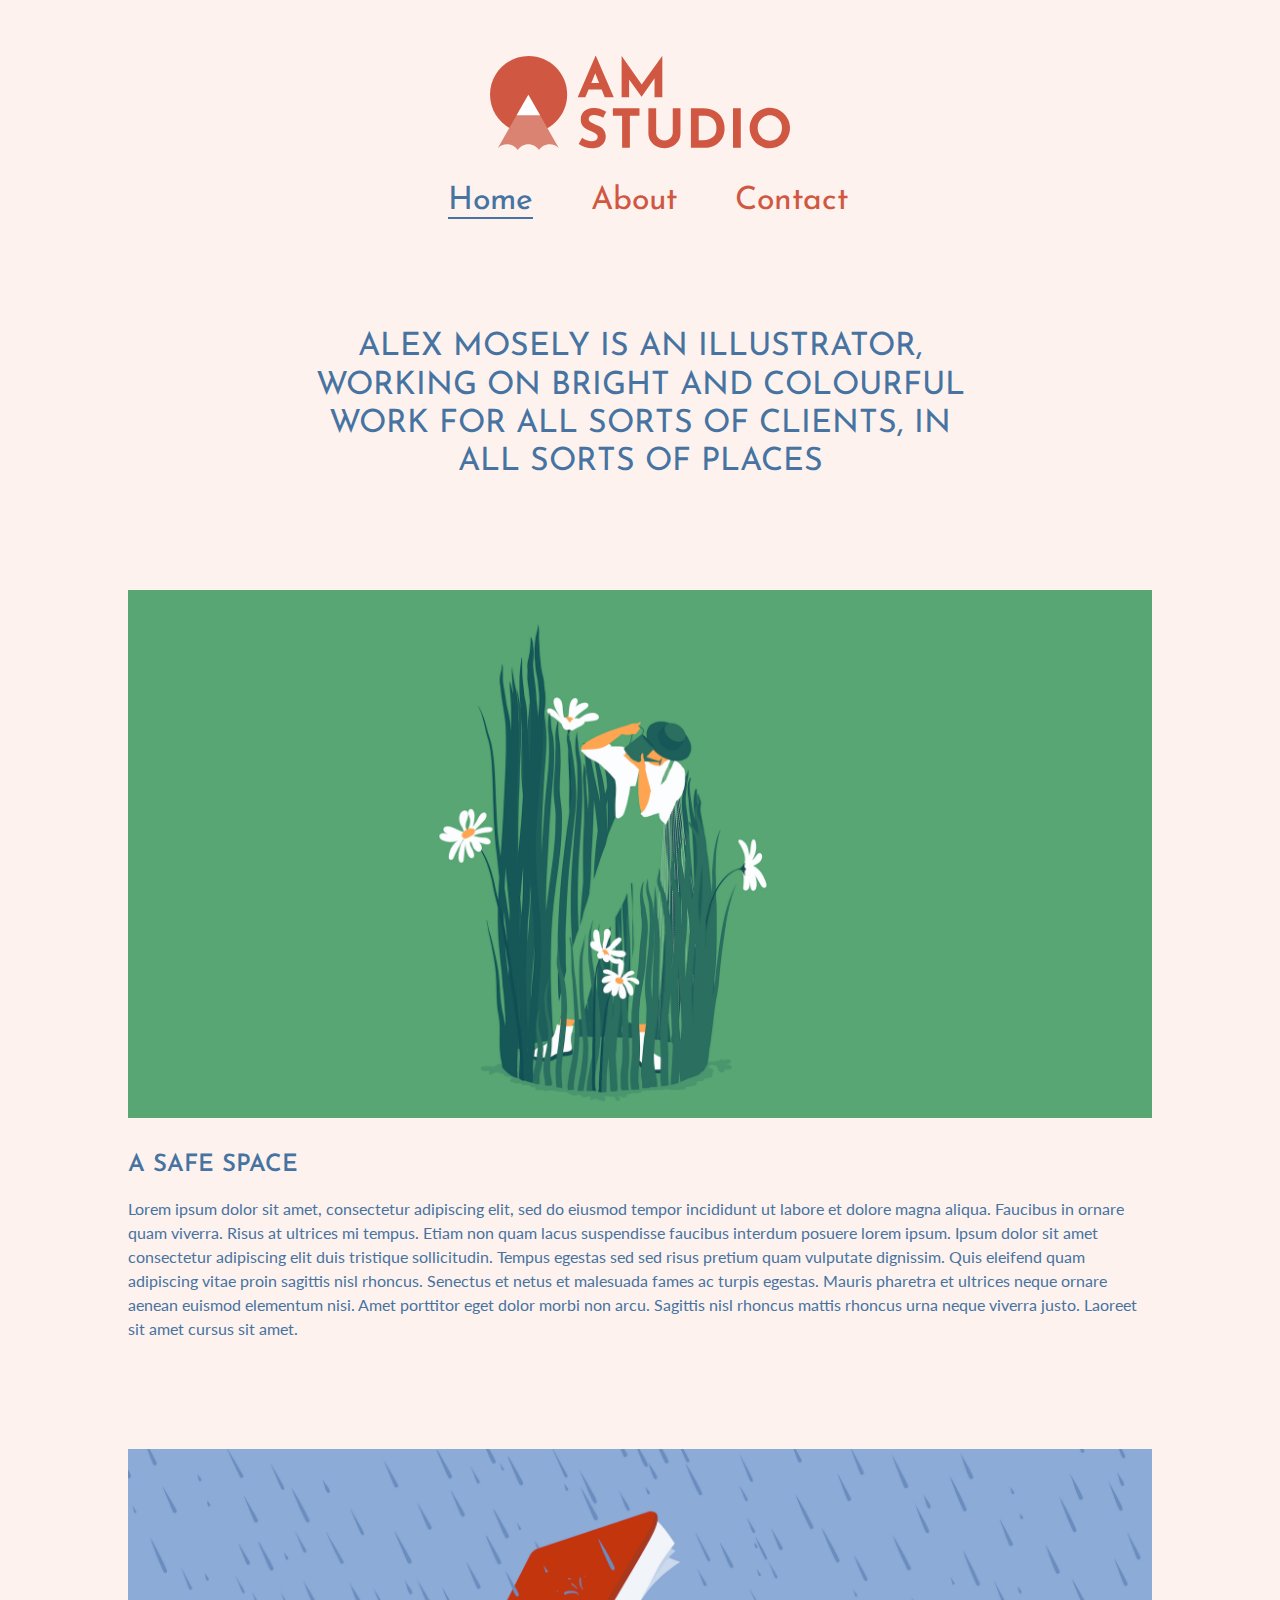
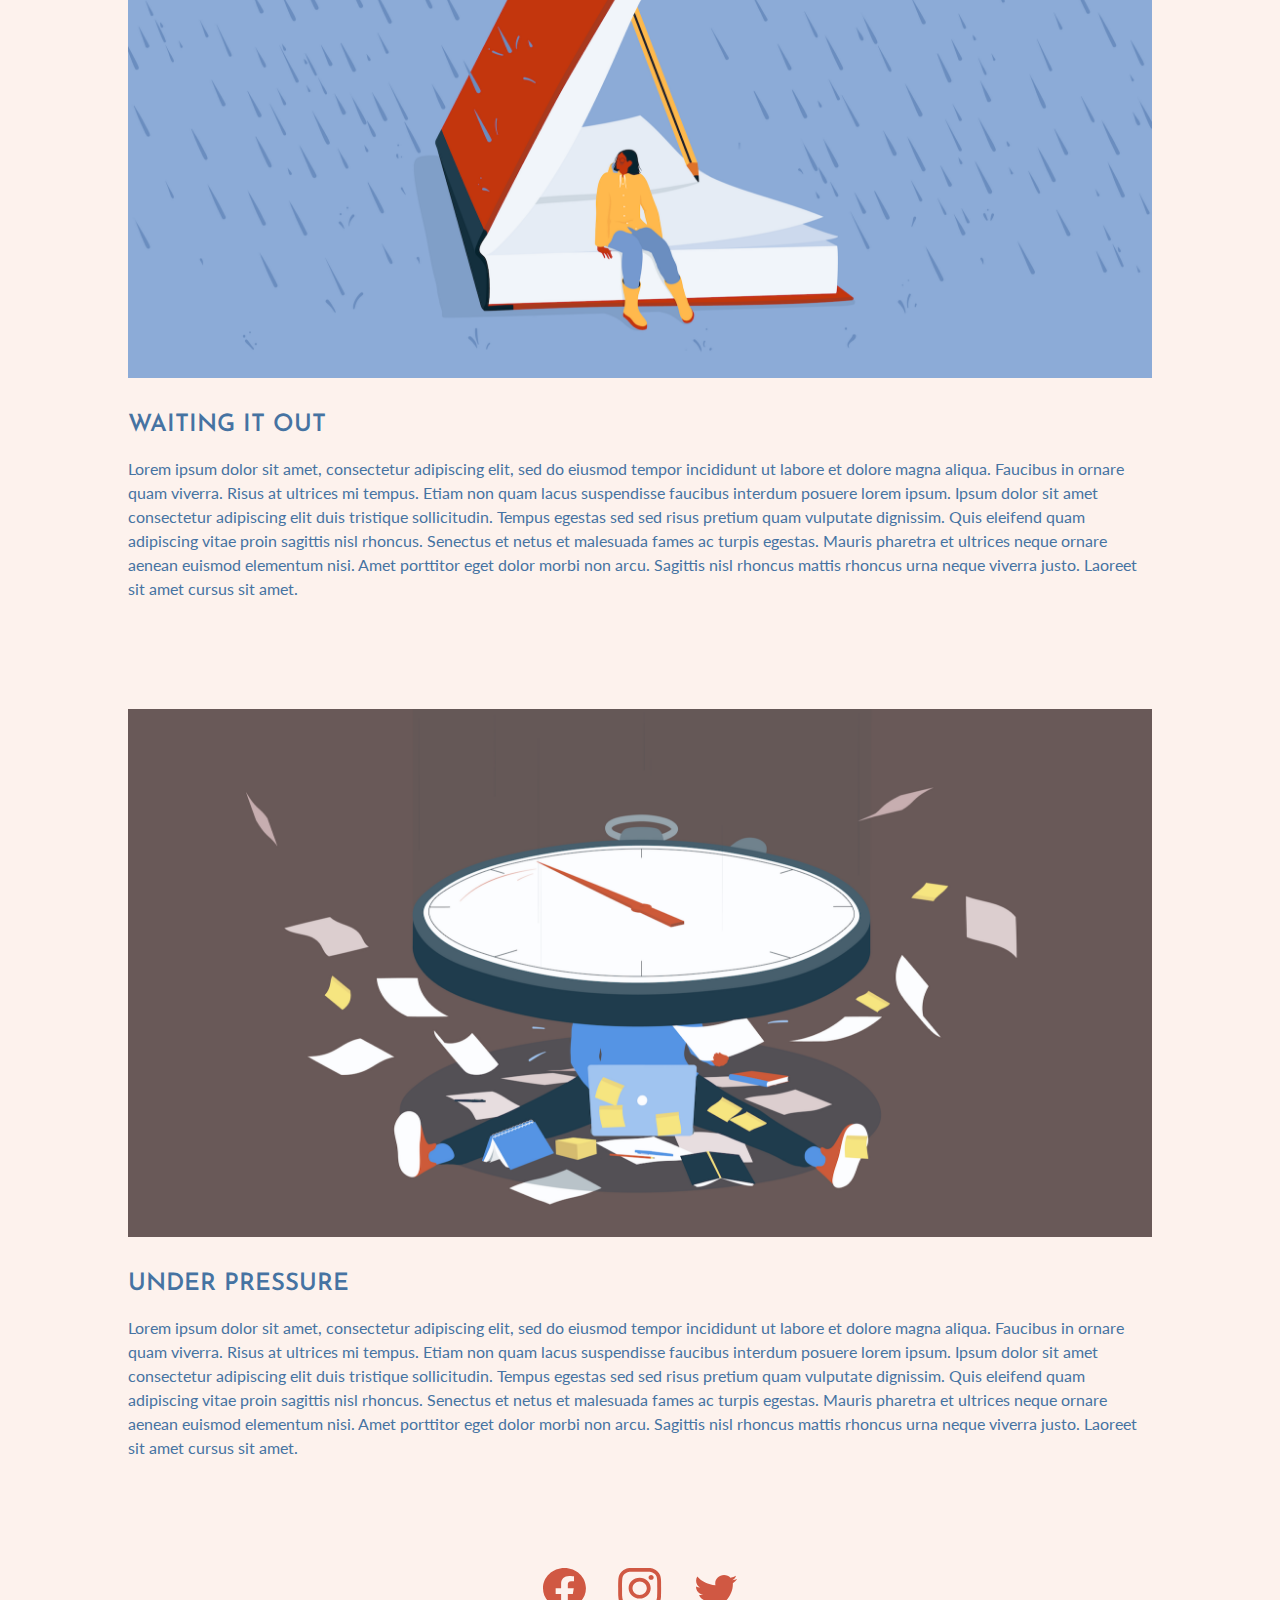
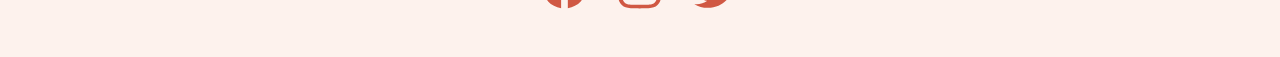
<file: index.html>
<!DOCTYPE html>
<html lang="en">

    <head>
        <meta charset="UTF-8" />
        <meta http-equiv="X-UA-Compatible" content="IE=edge" />
        <meta name="viewport" content="width=device-width, initial-scale=1.0" />
        <link rel="shortcut icon" href="assets/favicon.svg" type="image/x-icon">
        <link rel="stylesheet" href="reset.css">
        <link rel="stylesheet" href="style.css" />
        <title>Alex Mosely - digital artist</title>

    </head>

    <body>
        <header>
            <img src="assets/site-logo.svg" alt="Alex Mosely logo" class="logo" />

            <nav>
                <a href="index.html" class="selected">Home</a>
                <a href=" about.html">About</a>
                <a href="contact.html">Contact</a>
            </nav>
        </header>

        <main>
            <section>
                <h1>
                    ALEX MOSELY IS AN ILLUSTRATOR, WORKING ON BRIGHT AND COLOURFUL WORK FOR ALL SORTS OF CLIENTS, IN ALL
                    SORTS OF PLACES
                </h1>
            </section>

            <section class="project">
                <div class="artwork">
                    <img src="assets/safe-space.png" alt="red" />
                </div>
                <div class="description">
                    <h2>A Safe Space</h2>
                    <p>Lorem ipsum dolor sit amet, consectetur adipiscing elit, sed do eiusmod tempor incididunt ut
                        labore et dolore magna
                        aliqua. Faucibus in ornare quam viverra. Risus at ultrices mi tempus. Etiam non quam lacus
                        suspendisse faucibus interdum
                        posuere lorem ipsum. Ipsum dolor sit amet consectetur adipiscing elit duis tristique
                        sollicitudin. Tempus egestas sed
                        sed risus pretium quam vulputate dignissim. Quis eleifend quam adipiscing vitae proin sagittis
                        nisl rhoncus. Senectus et
                        netus et malesuada fames ac turpis egestas. Mauris pharetra et ultrices neque ornare aenean
                        euismod elementum nisi. Amet
                        porttitor eget dolor morbi non arcu. Sagittis nisl rhoncus mattis rhoncus urna neque viverra
                        justo. Laoreet sit amet
                        cursus sit amet.
                    </p>
                </div>
            </section>

            <section class="project">
                <div class="artwork">
                    <img src="assets/creative-block.png" alt="green" />
                </div>
                <div class="description">
                    <h2>Waiting it Out</h2>
                    <p>Lorem ipsum dolor sit amet, consectetur adipiscing elit, sed do eiusmod tempor incididunt ut
                        labore et dolore magna
                        aliqua. Faucibus in ornare quam viverra. Risus at ultrices mi tempus. Etiam non quam lacus
                        suspendisse faucibus interdum
                        posuere lorem ipsum. Ipsum dolor sit amet consectetur adipiscing elit duis tristique
                        sollicitudin. Tempus egestas sed
                        sed risus pretium quam vulputate dignissim. Quis eleifend quam adipiscing vitae proin sagittis
                        nisl rhoncus. Senectus et
                        netus et malesuada fames ac turpis egestas. Mauris pharetra et ultrices neque ornare aenean
                        euismod elementum nisi. Amet
                        porttitor eget dolor morbi non arcu. Sagittis nisl rhoncus mattis rhoncus urna neque viverra
                        justo. Laoreet sit amet
                        cursus sit amet.
                    </p>
                </div>
            </section>

            <section class="project">
                <div class="artwork">
                    <img src="assets/under-pressure.png" alt="blue" />
                </div>
                <div class="description">
                    <h2>Under Pressure</h2>
                    <p>Lorem ipsum dolor sit amet, consectetur adipiscing elit, sed do eiusmod tempor incididunt ut
                        labore et dolore magna
                        aliqua. Faucibus in ornare quam viverra. Risus at ultrices mi tempus. Etiam non quam lacus
                        suspendisse faucibus interdum
                        posuere lorem ipsum. Ipsum dolor sit amet consectetur adipiscing elit duis tristique
                        sollicitudin. Tempus egestas sed
                        sed risus pretium quam vulputate dignissim. Quis eleifend quam adipiscing vitae proin sagittis
                        nisl rhoncus. Senectus et
                        netus et malesuada fames ac turpis egestas. Mauris pharetra et ultrices neque ornare aenean
                        euismod elementum nisi. Amet
                        porttitor eget dolor morbi non arcu. Sagittis nisl rhoncus mattis rhoncus urna neque viverra
                        justo. Laoreet sit amet
                        cursus sit amet.
                    </p>
                </div>
            </section>
        </main>

        <footer class="footer">
            <a href="#"><img src="assets/facebook.svg" alt="facebook"></a>
            <a href="#"><img src="assets/instagram.svg" alt="instagram"></a>
            <a href="#"><img src="assets/twitter.svg" alt="twitter"></a>
        </footer>
    </body>

</html>
</file>
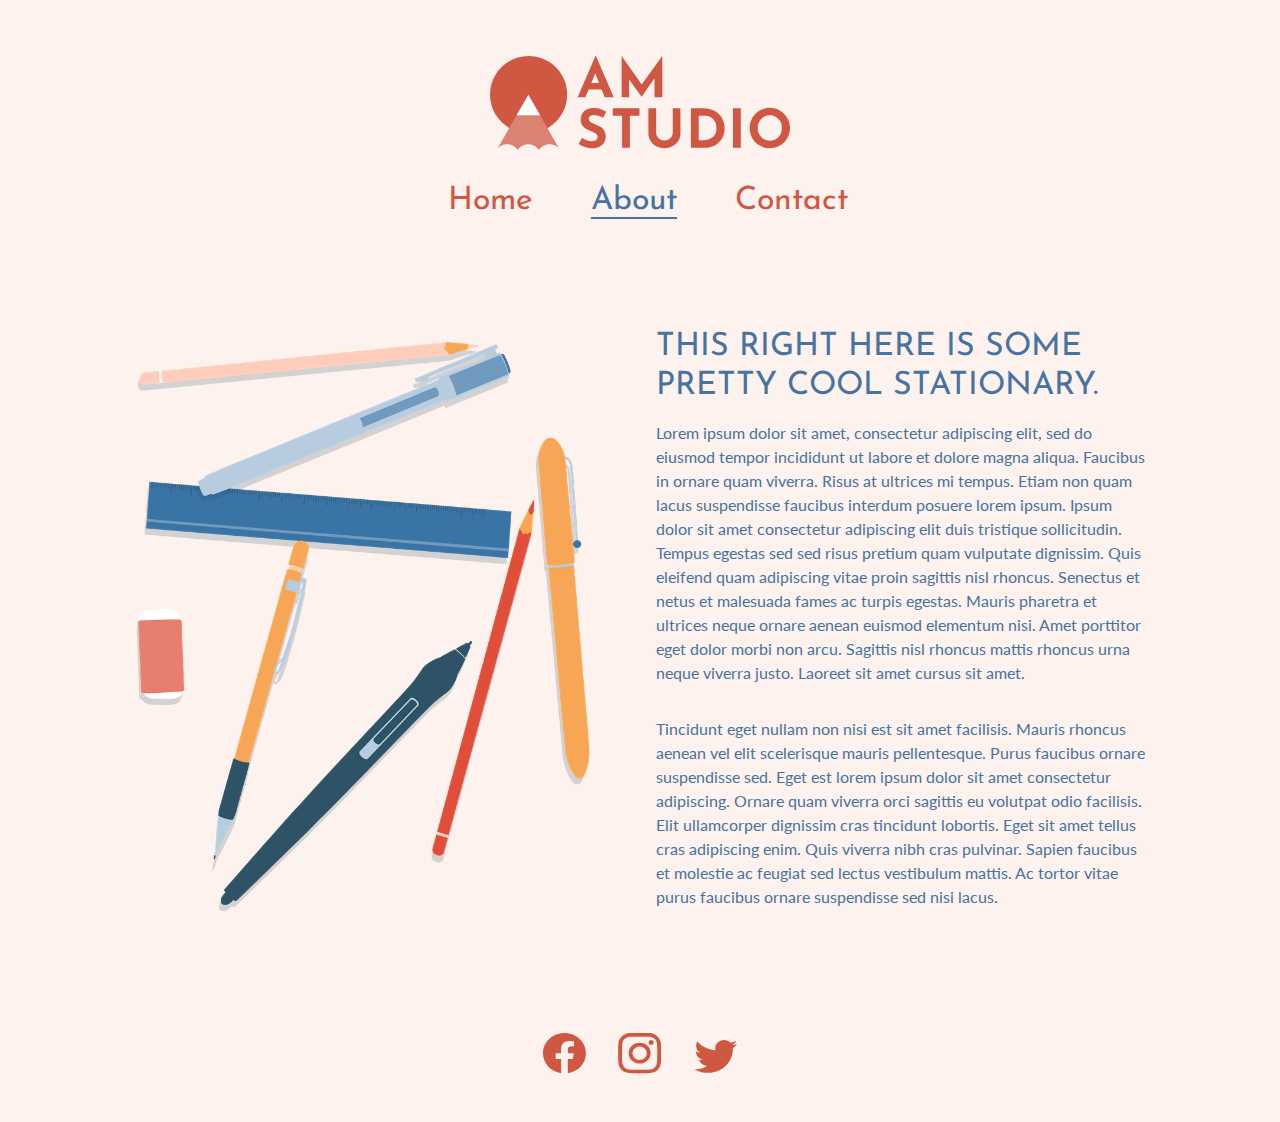
<file: about.html>
<!DOCTYPE html>
<html lang="en">

    <head>
        <meta charset="UTF-8">
        <meta http-equiv="X-UA-Compatible" content="IE=edge">
        <meta name="viewport" content="width=device-width, initial-scale=1.0">
        <link rel="shortcut icon" href="assets/favicon.svg" type="image/x-icon">
        <link rel="stylesheet" href="reset.css">
        <link rel="stylesheet" href="style.css">
        <title>Alex Mosely - digital artist</title>
    </head>

    <body>
        <header>
            <img src="assets/site-logo.svg" alt="Alex Mosely logo" class="logo" />

            <nav>
                <a href="index.html">Home</a>
                <a href=" about.html" class="selected">About</a>
                <a href="contact.html">Contact</a>
            </nav>
        </header>

        <main>
            <section class="about">
                <div class="photo">
                    <img src="assets/stationary.png" alt="Alex Mosely headshot">
                </div>

                <div class="description">
                    <h1>This right here is some pretty cool stationary.</h1>

                    <p>Lorem ipsum dolor sit amet, consectetur adipiscing elit, sed do eiusmod tempor incididunt ut
                        labore et dolore magna
                        aliqua. Faucibus in ornare quam viverra. Risus at ultrices mi tempus. Etiam non quam lacus
                        suspendisse faucibus interdum
                        posuere lorem ipsum. Ipsum dolor sit amet consectetur adipiscing elit duis tristique
                        sollicitudin. Tempus egestas sed
                        sed risus pretium quam vulputate dignissim. Quis eleifend quam adipiscing vitae proin sagittis
                        nisl rhoncus. Senectus et
                        netus et malesuada fames ac turpis egestas. Mauris pharetra et ultrices neque ornare aenean
                        euismod elementum nisi. Amet
                        porttitor eget dolor morbi non arcu. Sagittis nisl rhoncus mattis rhoncus urna neque viverra
                        justo. Laoreet sit amet
                        cursus sit amet.
                    </p>

                    <p>Tincidunt eget nullam non nisi est sit amet facilisis. Mauris rhoncus aenean vel elit scelerisque
                        mauris pellentesque.
                        Purus faucibus ornare suspendisse sed. Eget est lorem ipsum dolor sit amet consectetur
                        adipiscing. Ornare quam viverra
                        orci sagittis eu volutpat odio facilisis. Elit ullamcorper dignissim cras tincidunt lobortis.
                        Eget sit amet tellus cras
                        adipiscing enim. Quis viverra nibh cras pulvinar. Sapien faucibus et molestie ac feugiat sed
                        lectus vestibulum mattis.
                        Ac tortor vitae purus faucibus ornare suspendisse sed nisi lacus.
                    </p>
                </div>
            </section>
        </main>

        <footer class="footer">
            <a href="#"><img src="assets/facebook.svg" alt="facebook"></a>
            <a href="#"><img src="assets/instagram.svg" alt="instagram"></a>
            <a href="#"><img src="assets/twitter.svg" alt="twitter"></a>
        </footer>
    </body>

</html>
</file>
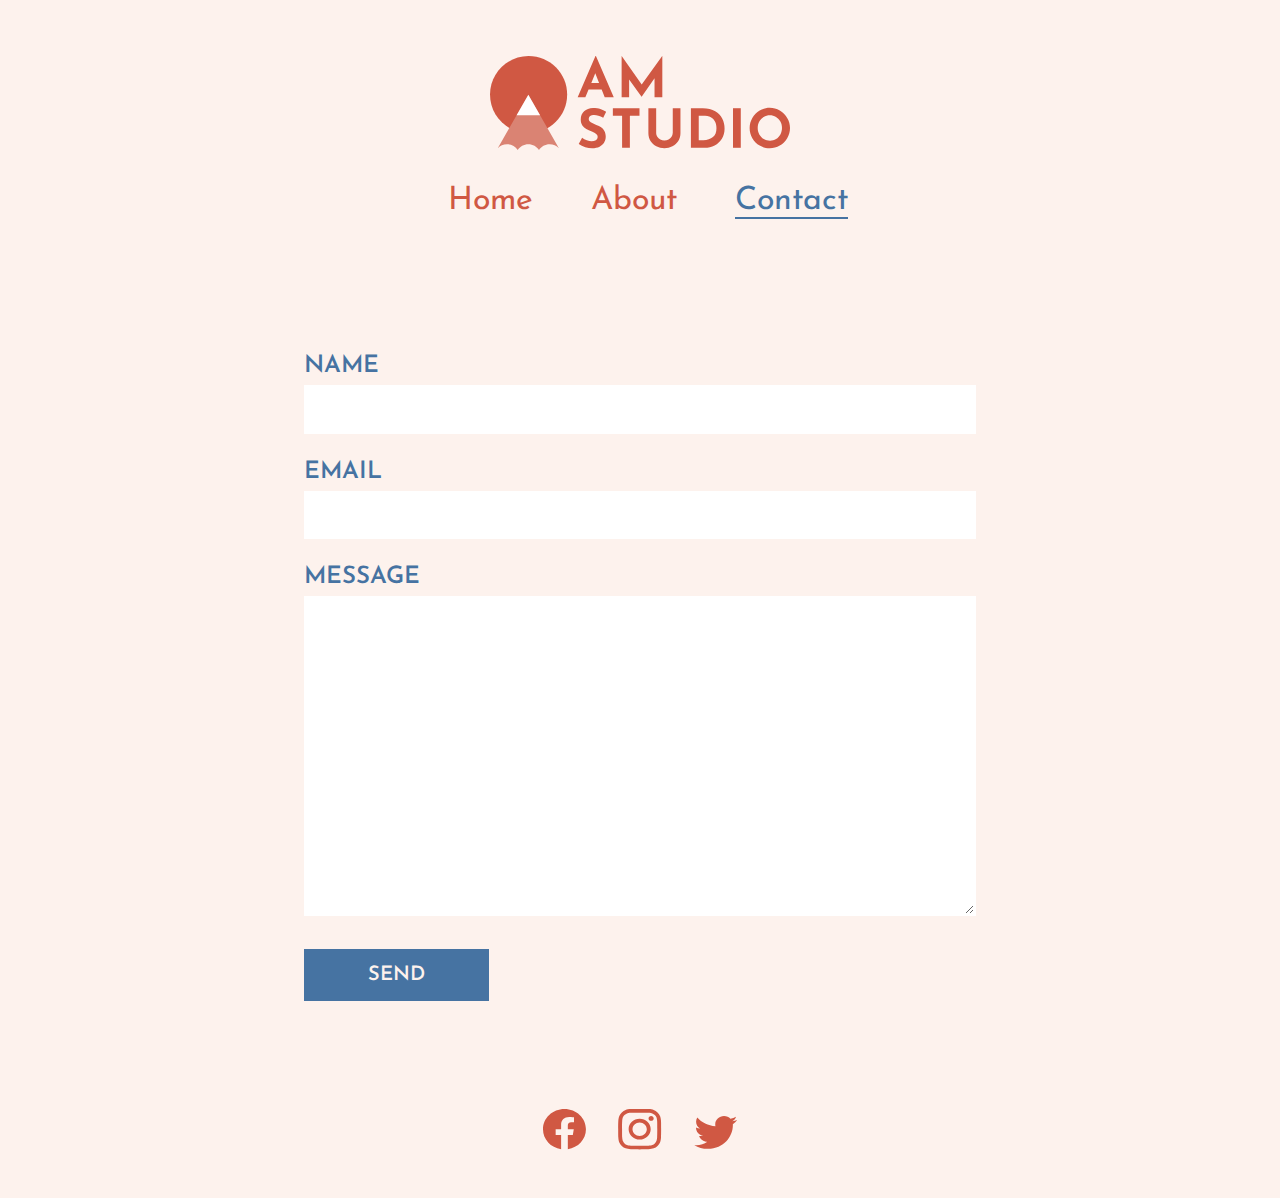
<file: contact.html>
<!DOCTYPE html>
<html lang="en">

    <head>
        <meta charset="UTF-8">
        <meta http-equiv="X-UA-Compatible" content="IE=edge">
        <meta name="viewport" content="width=device-width, initial-scale=1.0">
        <link rel="shortcut icon" href="assets/favicon.svg" type="image/x-icon">
        <link rel="stylesheet" href="reset.css">
        <link rel="stylesheet" href="style.css">
        <title>Alex Mosely - digital artist</title>

    </head>

    <body>
        <header>
            <img src="assets/site-logo.svg" alt="Alex Mosely logo" class="logo" />

            <nav>
                <a href="index.html">Home</a>
                <a href=" about.html">About</a>
                <a href="contact.html" class="selected">Contact</a>
            </nav>
        </header>

        <main>
            <section class="contact">
                <div class="form">
                    <form action="https://formspree.io/f/moqrgaky" method="POST">
                        <label>
                            name
                            <input type="text" name="name">
                        </label>
                        <label>
                            email
                            <input type="email" name="email">
                        </label>
                        <label>
                            message
                            <textarea name="message"></textarea>
                        </label>
                        <button type="submit">Send</button>
                    </form>
                </div>
            </section>
        </main>

        <footer class="footer">
            <a href="#"><img src="assets/facebook.svg" alt="facebook"></a>
            <a href="#"><img src="assets/instagram.svg" alt="instagram"></a>
            <a href="#"><img src="assets/twitter.svg" alt="twitter"></a>
        </footer>
    </body>

</html>
</file>
<file: style.css>
@import url('https://fonts.googleapis.com/css2?family=Josefin+Sans:wght@400;600&family=Lato&display=swap');

* {
    --white: #FFFFFF;
    --pink: #FDF2ED;
    --grey: #365264;
    --blue: #4673A2;
    --red: #D05843;
    --orange: #FFA552;
}

body {
    background-color: var(--pink);
    margin: 56px auto 48px auto;
    max-width: 80vw;
    font-family: 'Lato', sans-serif;
    color: var(--blue);
    font-size: 16px;
    line-height: 1.5;
}

header img {
    max-width: 300px;
}

nav {
    margin-top: 32px;
}

nav a {
    margin: 0 16px;
}

header {
    display: flex;
    flex-direction: column;
    align-items: center;
    justify-content: space-between;
}

img {
    vertical-align: bottom;
    max-width: 100%;
}

header img {
    width: 370px;
}

h1,
nav,
footer {
    font-family: 'Josefin Sans', sans-serif;
    font-size: 32px;
    line-height: 1.2;
}

nav a {
    color: var(--red);
}

h2 {
    font-family: 'Josefin Sans', sans-serif;
    font-size: 24px;
    font-weight: 600;
    line-height: 1.3;
    text-transform: uppercase;
    margin: 0 0 16px 0;
}


nav a {
    margin-left: 32px;
}

a {
    text-decoration: none;
    color: #FFFFFF;
    transition: color 0.3s, border-bottom 0.3s;
}

a:hover,
a.selected {
    color: var(--blue);
}

a.selected {
    border-bottom: 2px solid var(--blue);
}

section {
    margin: 12vh 0;
    display: grid;
    grid-template-columns: repeat(12, 1fr);
    gap: 32px 32px;
    grid-auto-flow: dense;
    max-width: 100%;
}

section h1 {
    grid-column: 3 / span 8;
    text-align: center;
    margin: 0;
}

section.project div.artwork {
    grid-column: 1 / span 12;
    display: flex;
    align-items: center;
    justify-content: center;
}

section.project div.description {
    grid-column: 1 / span 12;
}

section.about div.photo {
    grid-column: 1 / span 6;
}

section.about div.description {
    grid-column: 7 / span 6;
    display: flex;
    flex-direction: column;
}

div.description p {
    margin-top: 16px;
}

section.about h1 {
    margin: 0;
    text-align: left;
    text-transform: uppercase;
}

section.about p {
    margin: 16px 0;
}

section.contact div.form {
    grid-column: 3 / span 8;
}

section.contact h1 {
    text-align: left;
}

input,
textarea {
    width: 100%;
    background-color: var(--white);
    border: 2px solid var(--white);
    color: var(--blue);
    padding: 8px 16px;
    margin-top: 4px;
}

label {
    display: block;
    margin: 24px 0;
    font-family: 'Josefin Sans', sans-serif;
    font-size: 24px;
    font-weight: 600;
    line-height: 1.2;
    text-transform: uppercase;
}

textarea {
    height: 320px;
}

button {
    background-color: var(--blue);
    color: var(--pink);
    border: none;
    font-size: 20px;
    font-family: Josefin Sans;
    font-weight: 600;
    padding: 16px 64px;
    text-transform: uppercase;
}

input:focus,
textarea:focus {
    border: 2px solid var(--blue);
    outline: none;
}

footer {
    display: flex;
    align-items: center;
    justify-content: center;
}

footer a {
    margin: 0 16px;
}

@media (max-width:1248px) {

    h1,
    nav,
    footer {
        font-size: 24px;
    }
}

@media (max-width:920px) {
    section.contact div.form {
        grid-column: 2 / span 10;
    }
}

@media (max-width:660px) {
    nav a {
        margin-top: 8px;
    }

    section {
        grid-template-columns: repeat(4, 1fr);
        gap: 24px 24px;
        margin: 8vh 0;
    }

    section h1,
    section.project div.artwork,
    section.project div.description,
    section.about div.photo,
    section.about div.description,
    section.contact div.form {
        grid-column: 1 / span 4;
    }
}

@media (max-width:500px) {
    header img {
        max-width: 200px;
    }

    nav {
        display: flex;
        flex-direction: column;
        align-items: center;
        justify-content: center;
    }

    button {
        width: 100%;
    }
}
</file>
